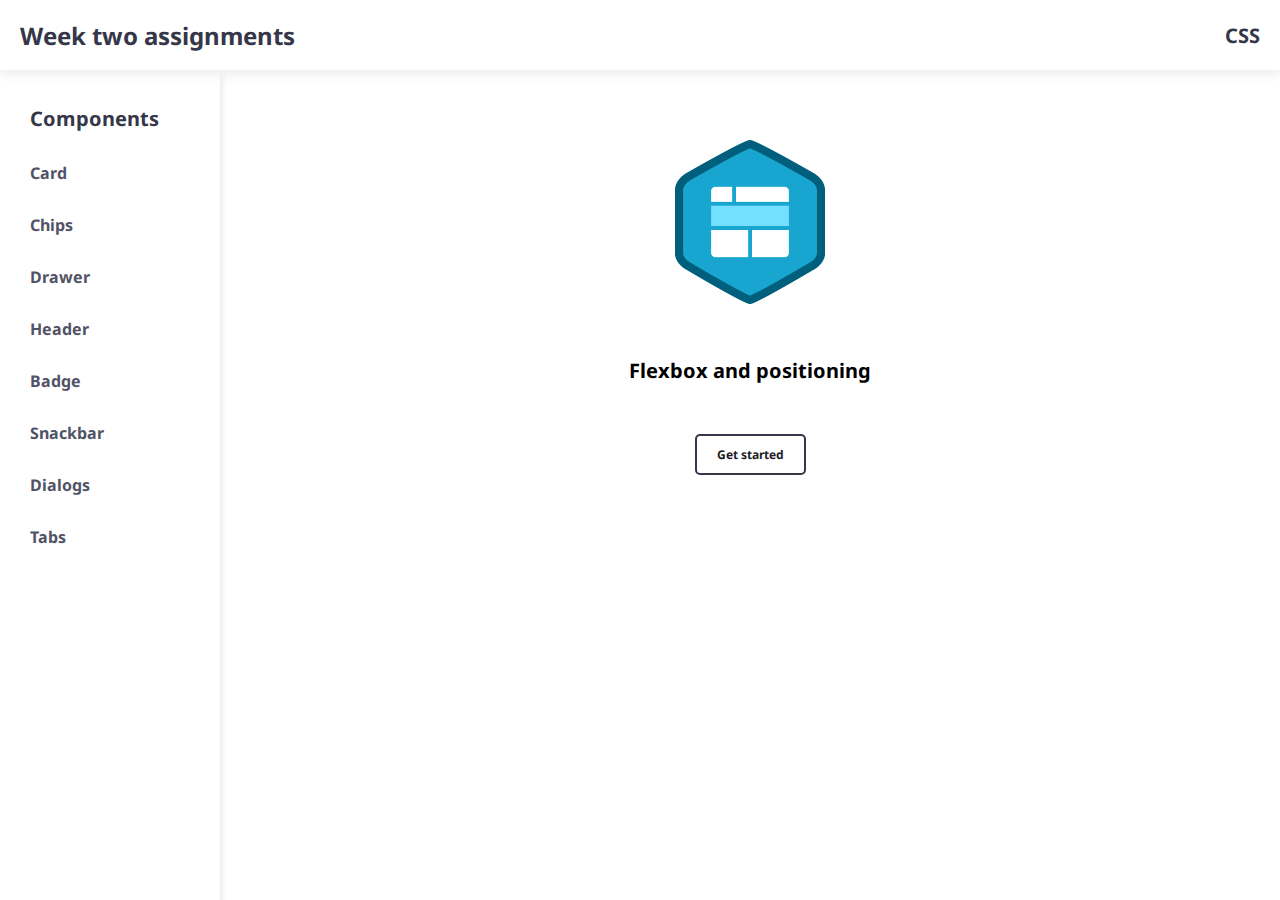
<file: index.html>
<!DOCTYPE html>
<html lang="en">
  <head>
    <meta charset="UTF-8" />
    <meta http-equiv="X-UA-Compatible" content="IE=edge" />
    <meta name="viewport" content="width=device-width, initial-scale=1.0" />
    <title>CSS assignments</title>
    <link rel="stylesheet" href="./global_style.css" />
  </head>
  <body>
    <div class="grid-wrapper">
      <header class="center-content-vertical">
        <a class="header-title"> Week two assignments</a>
        <p class="header-topic">CSS</p>
      </header>
      <aside>
        <nav>
          <ul>
            <li>
              <p class="sidebar-title">Components</p>
            </li>
            <li>
              <a href="components/card/card.html" rel="noopener noreferrer"
                >Card</a
              >
            </li>
            <li>
              <a href="components/chips/chips.html" rel="noopener noreferrer"
                >Chips</a
              >
            </li>
            <li>
              <a href="components/drawer/drawer.html" rel="noopener noreferrer"
                >Drawer</a
              >
            </li>
            <li>
              <a href="components/header/header.html" rel="noopener noreferrer"
                >Header</a
              >
            </li>
            <li>
              <a href="components/badge/badge.html" rel="noopener noreferrer"
                >Badge</a
              >
            </li>
            <li>
              <a
                href="components/snackbar/snackbar.html"
                rel="noopener noreferrer"
                >Snackbar</a
              >
            </li>
            <li>
              <a
                href="components/dialogs/dialogs.html"
                rel="noopener noreferrer"
                >Dialogs</a
              >
            </li>
            <li>
              <a href="components/tabs/tabs.html" rel="noopener noreferrer"
                >Tabs</a
              >
            </li>
          </ul>
        </nav>
      </aside>
      <main>
        <div class="img-wrapper">
          <img
            class="img-flexbox"
            src="./assets//flexbox_icon.png"
            alt="flex icon"
          />
        </div>
        <h1 class="topic-title">Flexbox and positioning</h1>
        <a
          class="btn-start"
          href="components/card/card.html"
          rel="noopener noreferrer"
          >Get started</a
        >
      </main>
    </div>
  </body>
</html>
</file>
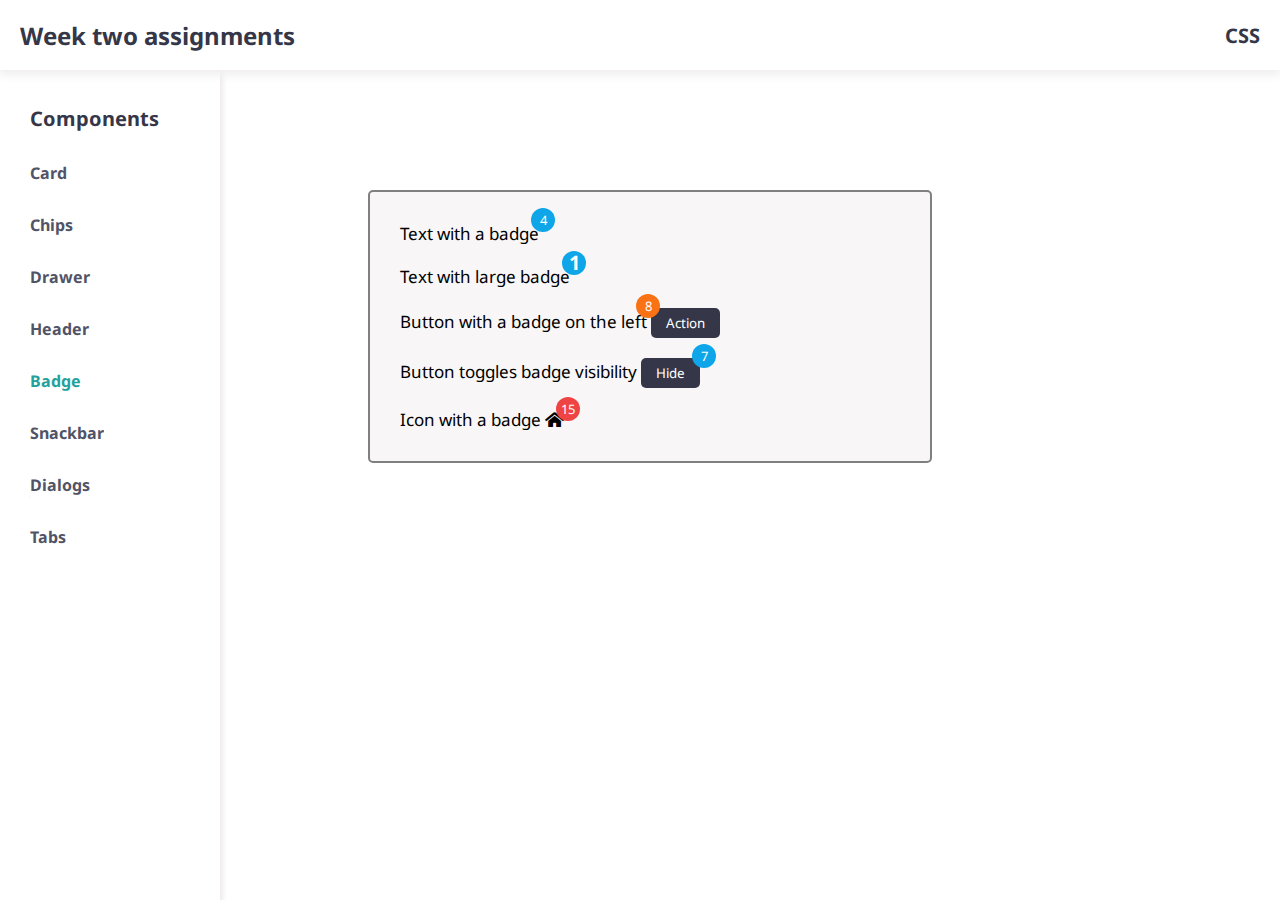
<file: components/badge/badge.html>
<!DOCTYPE html>
<html lang="en">
  <head>
    <meta charset="UTF-8" />
    <meta http-equiv="X-UA-Compatible" content="IE=edge" />
    <meta name="viewport" content="width=device-width, initial-scale=1.0" />
    <title>CSS assignments</title>
    <link rel="stylesheet" href="../../global_style.css" />
    <link rel="stylesheet" href="style.css" />
    <link
      rel="stylesheet"
      href="https://cdnjs.cloudflare.com/ajax/libs/font-awesome/5.15.4/css/all.min.css"
      integrity="sha512-1ycn6IcaQQ40/MKBW2W4Rhis/DbILU74C1vSrLJxCq57o941Ym01SwNsOMqvEBFlcgUa6xLiPY/NS5R+E6ztJQ=="
      crossorigin="anonymous"
      referrerpolicy="no-referrer"
    />
  </head>
  <body>
    <div class="grid-wrapper">
      <header class="center-content-vertical">
        <a class="header-title" href="../../index.html">
          Week two assignments</a
        >
        <p class="header-topic">CSS</p>
      </header>
      <aside>
        <nav>
          <ul>
            <li>
              <p class="sidebar-title">Components</p>
            </li>
            <li>
              <a href="../card/card.html" rel="noopener noreferrer">Card</a>
            </li>
            <li>
              <a href="../chips/chips.html" rel="noopener noreferrer">Chips</a>
            </li>
            <li>
              <a href="../drawer/drawer.html" rel="noopener noreferrer"
                >Drawer</a
              >
            </li>
            <li>
              <a href="../header/header.html" rel="noopener noreferrer"
                >Header</a
              >
            </li>
            <li>
              <a class="active-link">Badge</a>
            </li>
            <li>
              <a href="../snackbar/snackbar.html" rel="noopener noreferrer"
                >Snackbar</a
              >
            </li>
            <li>
              <a href="../dialogs/dialogs.html" rel="noopener noreferrer"
                >Dialogs</a
              >
            </li>
            <li>
              <a href="../tabs/tabs.html" rel="noopener noreferrer">Tabs</a>
            </li>
          </ul>
        </nav>
      </aside>
      <main>
        <div class="container">
          <p class="badge-container plain-text">
            Text with a badge
            <span class="badge">4</span>
          </p>
          <p class="badge-container plain-text mg-top-2x">
            Text with large badge
            <span class="badge bd-lg">1</span>
          </p>
          <p class="plain-text mg-top-2x">
            Button with a badge on the left
            <button class="badge-container btn-sm">
              Action
              <span class="badge bd-left bd-warning">8</span>
            </button>
          </p>
          <p class="plain-text mg-top-2x">
            Button toggles badge visibility
            <button id="btn-hide" class="badge-container btn-sm">
              Hide
              <span id="badge-icon" class="badge bd-sm">7</span>
            </button>
          </p>
          <p class="plain-text mg-top-2x">
            Icon with a badge
            <i class="badge-container fas fa-home">
              <span class="badge bd-sm bd-danger">15</span>
            </i>
          </p>
        </div>
      </main>
    </div>
    <script src="badge.js"></script>
  </body>
</html>
</file>
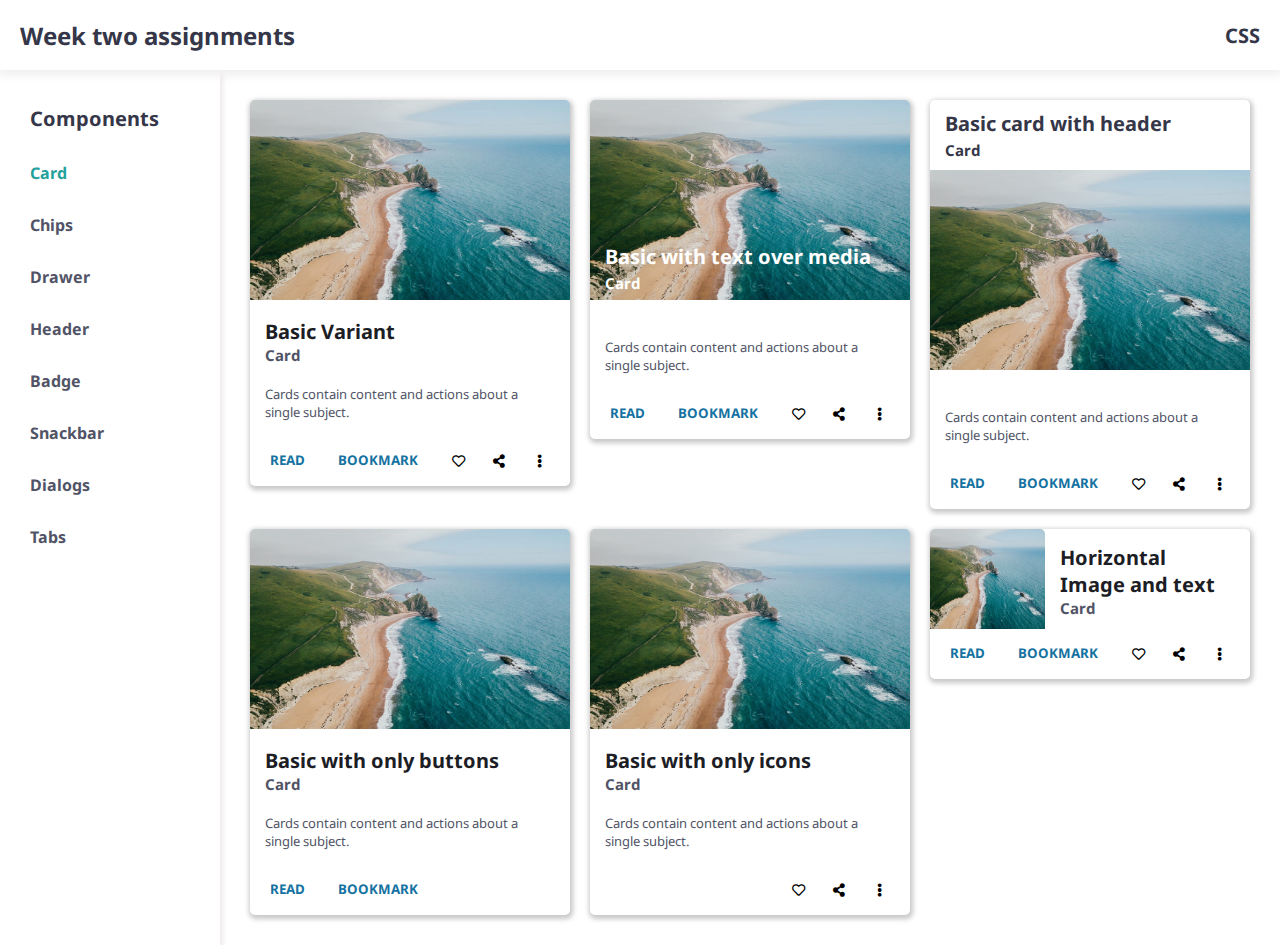
<file: components/card/card.html>
<!DOCTYPE html>
<html lang="en">
  <head>
    <meta charset="UTF-8" />
    <meta http-equiv="X-UA-Compatible" content="IE=edge" />
    <meta name="viewport" content="width=device-width, initial-scale=1.0" />
    <title>CSS assignments</title>
    <link rel="stylesheet" href="../../global_style.css" />
    <link rel="stylesheet" href="style.css" />
    <link
      rel="stylesheet"
      href="https://cdnjs.cloudflare.com/ajax/libs/font-awesome/5.15.4/css/all.min.css"
      integrity="sha512-1ycn6IcaQQ40/MKBW2W4Rhis/DbILU74C1vSrLJxCq57o941Ym01SwNsOMqvEBFlcgUa6xLiPY/NS5R+E6ztJQ=="
      crossorigin="anonymous"
      referrerpolicy="no-referrer"
    />
  </head>
  <body>
    <div class="grid-wrapper">
      <header class="center-content-vertical">
        <a class="header-title" href="../../index.html">
          Week two assignments</a
        >
        <p class="header-topic">CSS</p>
      </header>
      <aside>
        <nav>
          <ul>
            <li>
              <p class="sidebar-title">Components</p>
            </li>
            <li>
              <a class="active-link">Card</a>
            </li>
            <li>
              <a href="../chips/chips.html" rel="noopener noreferrer">Chips</a>
            </li>
            <li>
              <a href="../drawer/drawer.html" rel="noopener noreferrer"
                >Drawer</a
              >
            </li>
            <li>
              <a href="../header/header.html" rel="noopener noreferrer"
                >Header</a
              >
            </li>
            <li>
              <a href="../badge/badge.html" rel="noopener noreferrer">Badge</a>
            </li>
            <li>
              <a href="../snackbar/snackbar.html" rel="noopener noreferrer"
                >Snackbar</a
              >
            </li>
            <li>
              <a href="../dialogs/dialogs.html" rel="noopener noreferrer"
                >Dialogs</a
              >
            </li>
            <li>
              <a href="../tabs/tabs.html" rel="noopener noreferrer">Tabs</a>
            </li>
          </ul>
        </nav>
      </aside>
      <main>
        <div class="card-wrapper">
          <!-- Basic Card -->
          <div class="card">
            <div class="card-img">
              <img src="../../assets/beach.jpg" alt="card image" />
            </div>
            <div class="card-content">
              <p class="card-title base-text-style">Basic Variant</p>
              <p class="card-sub-title base-text-style">Card</p>
              <p class="card-description">
                Cards contain content and actions about a single subject.
              </p>
            </div>
            <div class="card-btn-container">
              <div class="btn-primary-container">
                <button class="hover-effect card-btn-primary base-text-style">
                  READ
                </button>
                <button
                  class="hover-effect card-btn-primary base-text-style mg-left-2"
                >
                  BOOKMARK
                </button>
              </div>
              <div class="btn-secondary-container mg-left-2">
                <span class="hover-effect card-btn-secondary center-content">
                  <i class="far fa-heart fa-lg"></i>
                </span>
                <span class="hover-effect card-btn-secondary center-content">
                  <i class="fas fa-share-alt fa-lg"></i>
                </span>
                <span class="hover-effect card-btn-secondary center-content">
                  <i class="fas fa-ellipsis-v fa-lg"></i>
                </span>
              </div>
            </div>
          </div>

          <!-- Basic w/ Text over Media -->

          <div class="card">
            <div class="card-img">
              <img src="../../assets/beach.jpg" alt="card image" />
            </div>
            <div class="card-content">
              <p class="card-title base-text-style title-over-img">
                Basic with text over media
              </p>
              <p class="card-sub-title base-text-style sub-title-over-img">
                Card
              </p>
              <p class="card-description">
                Cards contain content and actions about a single subject.
              </p>
            </div>
            <div class="card-btn-container">
              <div class="btn-primary-container">
                <button class="hover-effect card-btn-primary base-text-style">
                  READ
                </button>
                <button
                  class="hover-effect card-btn-primary base-text-style mg-left-2"
                >
                  BOOKMARK
                </button>
              </div>
              <div class="btn-secondary-container mg-left-2">
                <span class="hover-effect card-btn-secondary center-content">
                  <i class="far fa-heart fa-lg"></i>
                </span>
                <span class="hover-effect card-btn-secondary center-content">
                  <i class="fas fa-share-alt fa-lg"></i>
                </span>
                <span class="hover-effect card-btn-secondary center-content">
                  <i class="fas fa-ellipsis-v fa-lg"></i>
                </span>
              </div>
            </div>
          </div>

          <!-- Basic Card w header -->

          <div class="card card-w-header">
            <div class="mg-top-7x">
              <img
                class="no-border-radius"
                src="../../assets/beach.jpg"
                alt="card image"
              />
            </div>
            <div class="card-content-header">
              <p class="card-title base-text-style title-header">
                Basic card with header
              </p>
              <p class="card-sub-title base-text-style sub-title-header">
                Card
              </p>
              <p class="card-description">
                Cards contain content and actions about a single subject.
              </p>
            </div>
            <div class="card-btn-container">
              <div class="btn-primary-container">
                <button class="hover-effect card-btn-primary base-text-style">
                  READ
                </button>
                <button
                  class="hover-effect card-btn-primary base-text-style mg-left-2"
                >
                  BOOKMARK
                </button>
              </div>
              <div class="btn-secondary-container mg-left-2">
                <span class="hover-effect card-btn-secondary center-content">
                  <i class="far fa-heart fa-lg"></i>
                </span>
                <span class="hover-effect card-btn-secondary center-content">
                  <i class="fas fa-share-alt fa-lg"></i>
                </span>
                <span class="hover-effect card-btn-secondary center-content">
                  <i class="fas fa-ellipsis-v fa-lg"></i>
                </span>
              </div>
            </div>
          </div>

          <!-- Basic w/ only buttons -->
          <div class="card">
            <div class="card-img">
              <img src="../../assets/beach.jpg" alt="card image" />
            </div>
            <div class="card-content">
              <p class="card-title base-text-style">Basic with only buttons</p>
              <p class="card-sub-title base-text-style">Card</p>
              <p class="card-description">
                Cards contain content and actions about a single subject.
              </p>
            </div>
            <div class="card-btn-container">
              <div class="btn-primary-container">
                <button class="hover-effect card-btn-primary base-text-style">
                  READ
                </button>
                <button
                  class="hover-effect card-btn-primary base-text-style mg-left-2"
                >
                  BOOKMARK
                </button>
              </div>
              <div class="btn-secondary-container mg-left-2 hide-content">
                <span class="hover-effect card-btn-secondary center-content">
                  <i class="far fa-heart fa-lg"></i>
                </span>
                <span class="hover-effect card-btn-secondary center-content">
                  <i class="fas fa-share-alt fa-lg"></i>
                </span>
                <span class="hover-effect card-btn-secondary center-content">
                  <i class="fas fa-ellipsis-v fa-lg"></i>
                </span>
              </div>
            </div>
          </div>

          <!-- Basic w/ only icons -->
          <div class="card">
            <div class="card-img">
              <img src="../../assets/beach.jpg" alt="card image" />
            </div>
            <div class="card-content">
              <p class="card-title base-text-style">Basic with only icons</p>
              <p class="card-sub-title base-text-style">Card</p>
              <p class="card-description">
                Cards contain content and actions about a single subject.
              </p>
            </div>
            <div class="card-btn-container">
              <div class="btn-primary-container hide-content">
                <button class="hover-effect card-btn-primary base-text-style">
                  READ
                </button>
                <button
                  class="hover-effect card-btn-primary base-text-style mg-left-2"
                >
                  BOOKMARK
                </button>
              </div>
              <div class="btn-secondary-container mg-left-2">
                <span class="hover-effect card-btn-secondary center-content">
                  <i class="far fa-heart fa-lg"></i>
                </span>
                <span class="hover-effect card-btn-secondary center-content">
                  <i class="fas fa-share-alt fa-lg"></i>
                </span>
                <span class="hover-effect card-btn-secondary center-content">
                  <i class="fas fa-ellipsis-v fa-lg"></i>
                </span>
              </div>
            </div>
          </div>

          <!-- Horizontal Image and text card -->

          <div class="card card-hz">
            <div>
              <img
                class="card-img-hz"
                src="../../assets/beach.jpg"
                alt="card image"
              />
            </div>
            <div class="card-content card-content-hz">
              <p class="card-title base-text-style">
                Horizontal Image and text
              </p>
              <p class="card-sub-title base-text-style">Card</p>
              <p class="card-description hide-container">
                Cards contain content and actions about a single subject.
              </p>
            </div>
            <div class="card-btn-container card-btn-container-hz">
              <div class="btn-primary-container">
                <button class="hover-effect card-btn-primary base-text-style">
                  READ
                </button>
                <button
                  class="hover-effect card-btn-primary base-text-style mg-left-2"
                >
                  BOOKMARK
                </button>
              </div>
              <div class="btn-secondary-container mg-left-2">
                <span class="hover-effect card-btn-secondary center-content">
                  <i class="far fa-heart fa-lg"></i>
                </span>
                <span class="hover-effect card-btn-secondary center-content">
                  <i class="fas fa-share-alt fa-lg"></i>
                </span>
                <span class="hover-effect card-btn-secondary center-content">
                  <i class="fas fa-ellipsis-v fa-lg"></i>
                </span>
              </div>
            </div>
          </div>
        </div>
      </main>
    </div>
  </body>
</html>
</file>
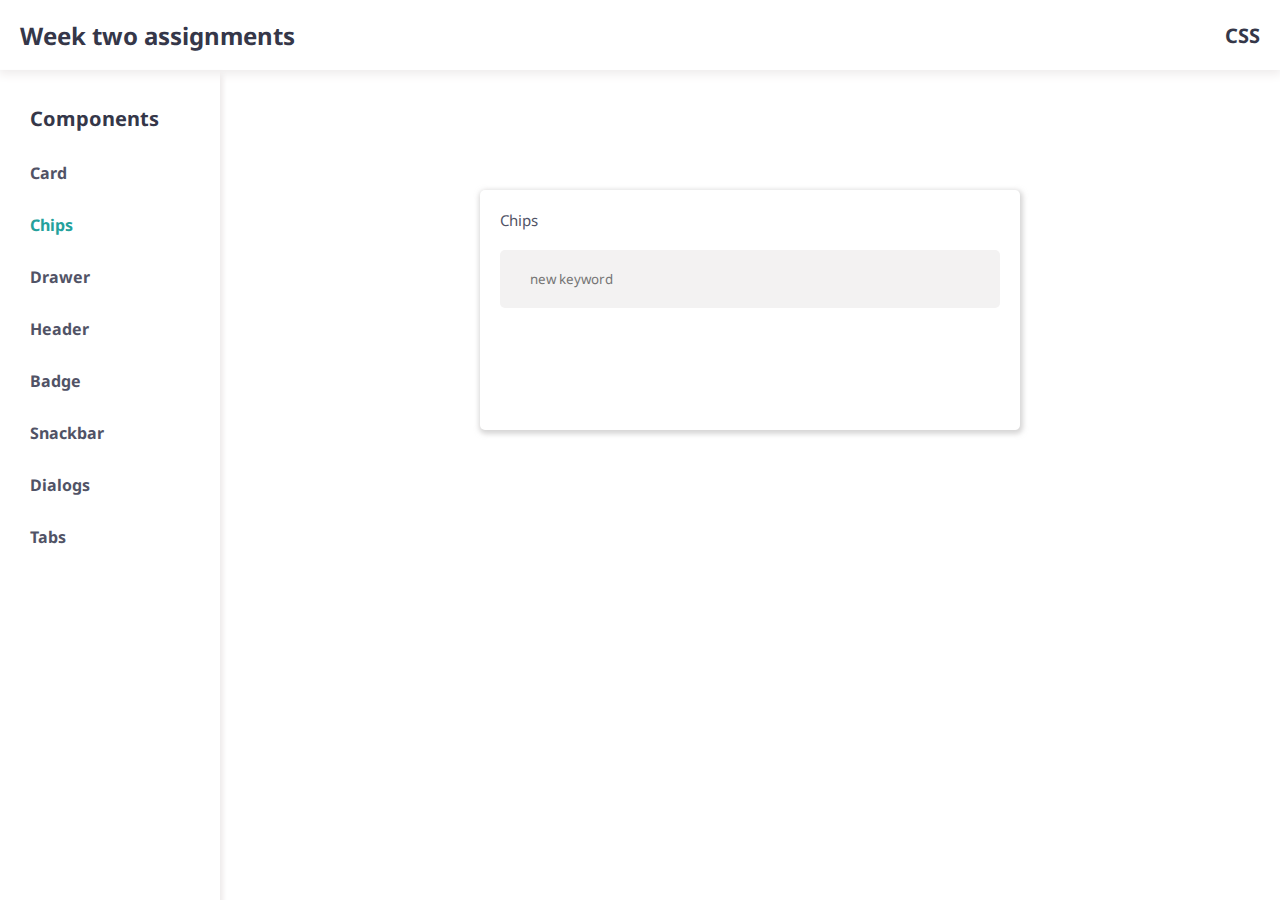
<file: components/chips/chips.html>
<!DOCTYPE html>
<html lang="en">
  <head>
    <meta charset="UTF-8" />
    <meta http-equiv="X-UA-Compatible" content="IE=edge" />
    <meta name="viewport" content="width=device-width, initial-scale=1.0" />
    <title>CSS assignments</title>
    <link rel="stylesheet" href="../../global_style.css" />
    <link rel="stylesheet" href="style.css" />
    <link
      rel="stylesheet"
      href="https://cdnjs.cloudflare.com/ajax/libs/font-awesome/5.15.4/css/all.min.css"
      integrity="sha512-1ycn6IcaQQ40/MKBW2W4Rhis/DbILU74C1vSrLJxCq57o941Ym01SwNsOMqvEBFlcgUa6xLiPY/NS5R+E6ztJQ=="
      crossorigin="anonymous"
      referrerpolicy="no-referrer"
    />
  </head>
  <body>
    <div class="grid-wrapper">
      <header class="center-content-vertical">
        <a class="header-title" href="../../index.html">
          Week two assignments</a
        >
        <p class="header-topic">CSS</p>
      </header>
      <aside>
        <nav>
          <ul>
            <li>
              <p class="sidebar-title">Components</p>
            </li>
            <li>
              <a href="../card/card.html" rel="noopener noreferrer">Card</a>
            </li>
            <li>
              <a class="active-link">Chips</a>
            </li>
            <li>
              <a href="../drawer/drawer.html" rel="noopener noreferrer"
                >Drawer</a
              >
            </li>
            <li>
              <a href="../header/header.html" rel="noopener noreferrer"
                >Header</a
              >
            </li>
            <li>
              <a href="../badge/badge.html" rel="noopener noreferrer">Badge</a>
            </li>
            <li>
              <a href="../snackbar/snackbar.html" rel="noopener noreferrer"
                >Snackbar</a
              >
            </li>
            <li>
              <a href="../dialogs/dialogs.html" rel="noopener noreferrer"
                >Dialogs</a
              >
            </li>
            <li>
              <a href="../tabs/tabs.html" rel="noopener noreferrer">Tabs</a>
            </li>
          </ul>
        </nav>
      </aside>
      <main>
        <div class="chips-container shadow">
          <p class="chips-title">Chips</p>
          <div id="chips-box" class="chips-wrapper">
            <input id="input-txt" type="text" placeholder="new keyword" />
          </div>
        </div>
      </main>
    </div>
    <script src="chips.js"></script>
  </body>
</html>
</file>
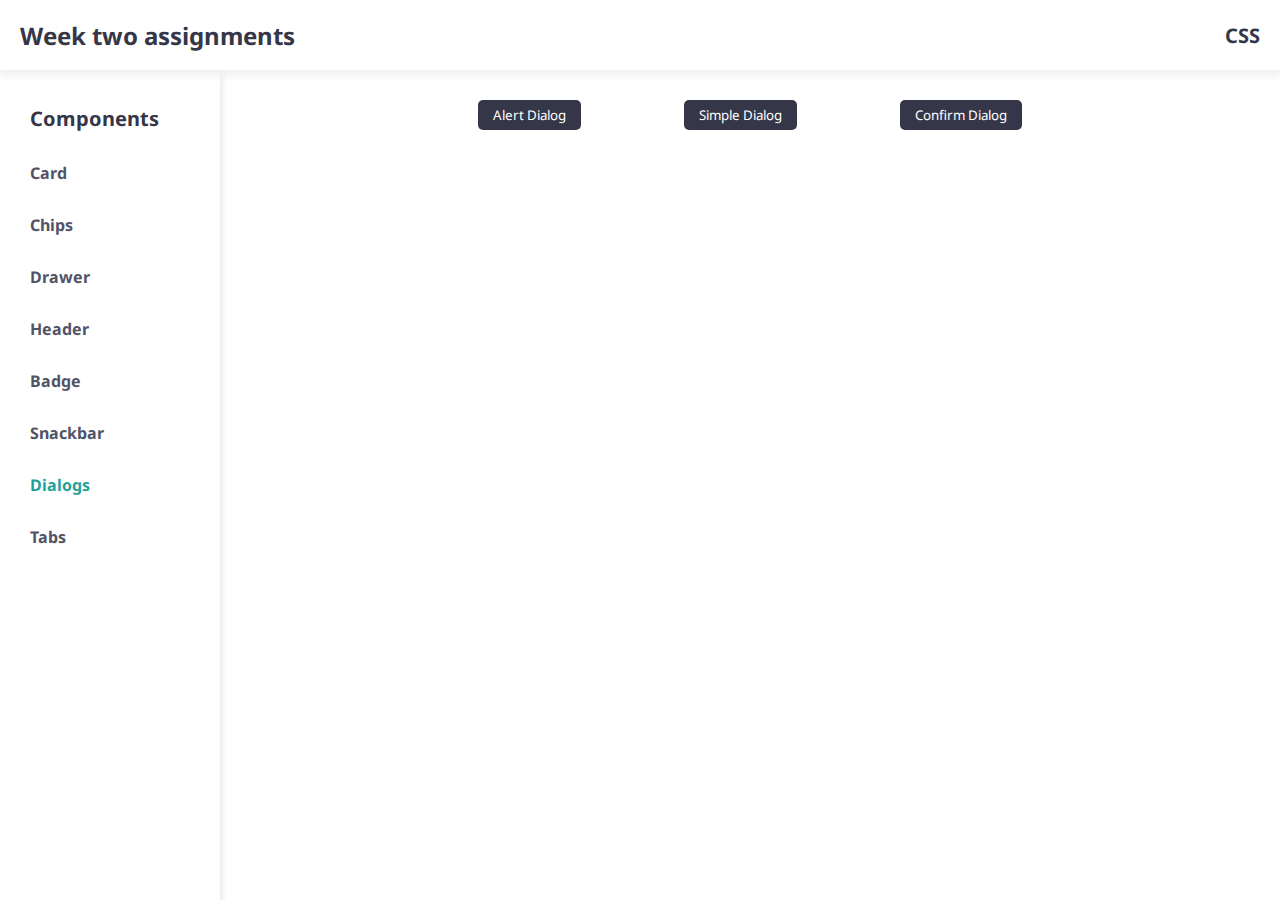
<file: components/dialogs/dialogs.html>
<!DOCTYPE html>
<html lang="en">
  <head>
    <meta charset="UTF-8" />
    <meta http-equiv="X-UA-Compatible" content="IE=edge" />
    <meta name="viewport" content="width=device-width, initial-scale=1.0" />
    <title>CSS assignments</title>
    <link rel="stylesheet" href="../../global_style.css" />
    <link rel="stylesheet" href="style.css" />
    <link
      rel="stylesheet"
      href="https://cdnjs.cloudflare.com/ajax/libs/font-awesome/5.15.4/css/all.min.css"
      integrity="sha512-1ycn6IcaQQ40/MKBW2W4Rhis/DbILU74C1vSrLJxCq57o941Ym01SwNsOMqvEBFlcgUa6xLiPY/NS5R+E6ztJQ=="
      crossorigin="anonymous"
      referrerpolicy="no-referrer"
    />
  </head>
  <body>
    <div class="grid-wrapper">
      <header class="center-content-vertical">
        <a class="header-title" href="../../index.html">
          Week two assignments</a
        >
        <p class="header-topic">CSS</p>
      </header>
      <aside>
        <nav>
          <ul>
            <li>
              <p class="sidebar-title">Components</p>
            </li>
            <li>
              <a href="../card/card.html" rel="noopener noreferrer">Card</a>
            </li>
            <li>
              <a href="../chips/chips.html" rel="noopener noreferrer">Chips</a>
            </li>
            <li>
              <a href="../drawer/drawer.html" rel="noopener noreferrer"
                >Drawer</a
              >
            </li>
            <li>
              <a href="../header/header.html" rel="noopener noreferrer"
                >Header</a
              >
            </li>
            <li>
              <a href="../badge/badge.html" rel="noopener noreferrer">Badge</a>
            </li>
            <li>
              <a href="../snackbar/snackbar.html" rel="noopener noreferrer"
                >Snackbar</a
              >
            </li>
            <li>
              <a class="active-link">Dialogs</a>
            </li>
            <li>
              <a href="../tabs/tabs.html" rel="noopener noreferrer">Tabs</a>
            </li>
          </ul>
        </nav>
      </aside>
      <main>
        <div class="demo-btn-container">
          <button id="btn-alert" class="btn-sm">Alert Dialog</button>
          <button id="btn-simple" class="btn-sm">Simple Dialog</button>
          <button id="btn-confirm" class="btn-sm">Confirm Dialog</button>
        </div>

        <!--Alert Dialog-->
        <div id="dialog-backdrop" class="dialog-container hide-dialog">
          <div class="dialog">
            <p class="dialog-msg">Discard draft?</p>
            <div class="dialog-btn-container">
              <button class="dialog-btn">CANCEL</button>
              <button class="dialog-btn">DISCARD</button>
            </div>
          </div>
        </div>

        <!--Simple Dialog-->
        <div id="dialog-backdrop-simple" class="dialog-container hide-dialog">
          <div class="dialog pd-left-3x wd-md">
            <p class="dialog-msg font-bd">Simple dialog</p>
            <div class="list-item">
              <span class="icon-container">
                <i class="fas fa-user fa-2x"></i>
              </span>
              <p class="list-item-title">User one</p>
            </div>
            <div class="list-item">
              <span class="icon-container">
                <i class="fas fa-user fa-2x"></i>
              </span>
              <p class="list-item-title">User one</p>
            </div>
            <div class="list-item">
              <span class="icon-container">
                <i class="fas fa-user fa-2x"></i>
              </span>
              <p class="list-item-title">User one</p>
            </div>
          </div>
        </div>

        <!--Confirm Dialog-->
        <div id="dialog-backdrop-confirm" class="dialog-container hide-dialog">
          <div class="dialog pd-left-3x wd-md">
            <p class="dialog-msg font-bd">Confirm dialog</p>
            <div class="list-item">
              <input type="radio" class="radio-btn" />
              <p class="list-item-title">User one</p>
            </div>
            <div class="list-item">
              <input type="radio" class="radio-btn" />
              <p class="list-item-title">User one</p>
            </div>
            <div class="list-item">
              <input type="radio" class="radio-btn" />
              <p class="list-item-title">User one</p>
            </div>
            <div class="dialog-btn-container mg-top-2x">
              <button class="dialog-btn">CANCEL</button>
              <button class="dialog-btn">DISCARD</button>
            </div>
          </div>
        </div>
      </main>
    </div>
    <script src="dialogs.js"></script>
  </body>
</html>
</file>
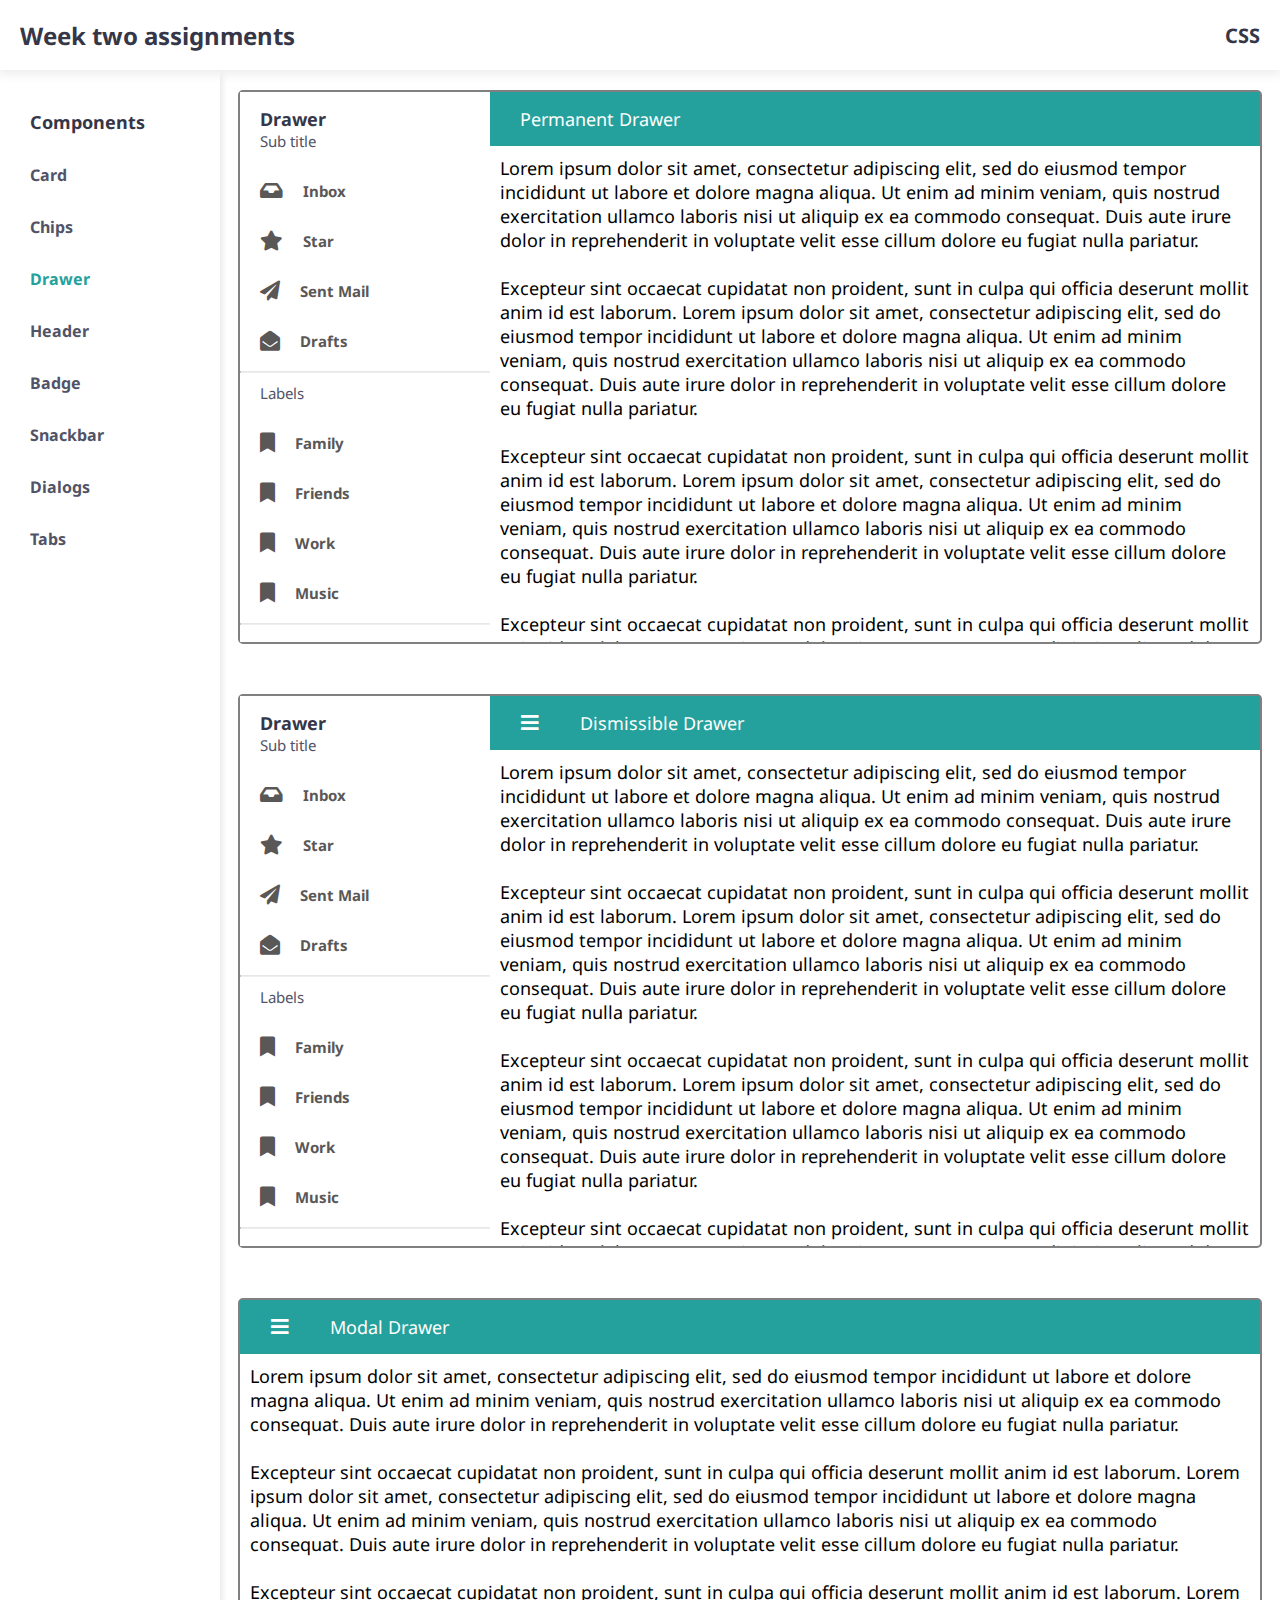
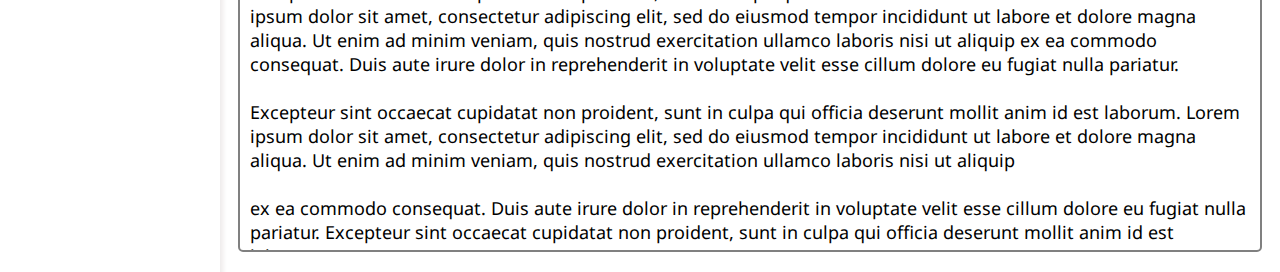
<file: components/drawer/drawer.html>
<!DOCTYPE html>
<html lang="en">
  <head>
    <meta charset="UTF-8" />
    <meta http-equiv="X-UA-Compatible" content="IE=edge" />
    <meta name="viewport" content="width=device-width, initial-scale=1.0" />
    <title>CSS assignments</title>
    <link rel="stylesheet" href="../../global_style.css" />
    <link rel="stylesheet" href="style.css" />
    <link
      rel="stylesheet"
      href="https://cdnjs.cloudflare.com/ajax/libs/font-awesome/5.15.4/css/all.min.css"
      integrity="sha512-1ycn6IcaQQ40/MKBW2W4Rhis/DbILU74C1vSrLJxCq57o941Ym01SwNsOMqvEBFlcgUa6xLiPY/NS5R+E6ztJQ=="
      crossorigin="anonymous"
      referrerpolicy="no-referrer"
    />
  </head>
  <body>
    <div class="grid-wrapper">
      <header class="center-content-vertical">
        <a class="header-title" href="../../index.html">
          Week two assignments</a
        >
        <p class="header-topic">CSS</p>
      </header>
      <aside>
        <nav>
          <ul>
            <li>
              <p class="sidebar-title">Components</p>
            </li>
            <li>
              <a href="../card/card.html" rel="noopener noreferrer">Card</a>
            </li>
            <li>
              <a href="../chips/chips.html" rel="noopener noreferrer">Chips</a>
            </li>
            <li>
              <a class="active-link">Drawer</a>
            </li>
            <li>
              <a href="../header/header.html" rel="noopener noreferrer"
                >Header</a
              >
            </li>
            <li>
              <a href="../badge/badge.html" rel="noopener noreferrer">Badge</a>
            </li>
            <li>
              <a href="../snackbar/snackbar.html" rel="noopener noreferrer"
                >Snackbar</a
              >
            </li>
            <li>
              <a href="../dialogs/dialogs.html" rel="noopener noreferrer"
                >Dialogs</a
              >
            </li>
            <li>
              <a href="../tabs/tabs.html" rel="noopener noreferrer">Tabs</a>
            </li>
          </ul>
        </nav>
      </aside>
      <main>
        <!-- Permanent Drawer -->
        <div class="drawer-permanent">
          <aside class="sidebar">
            <header class="sidebar-header">
              <h1 class="sidebar-title">Drawer</h1>
              <p class="sidebar-sub-title">Sub title</p>
            </header>
            <div class="drawer-item-container">
              <div class="drawer-item">
                <i class="fas fa-inbox fa-2x dr-item-gray"></i>
                <p class="drawer-item-title dr-item-gray">Inbox</p>
              </div>
              <div class="drawer-item">
                <i class="fas fa-star fa-2x dr-item-gray"></i>
                <p class="drawer-item-title dr-item-gray">Star</p>
              </div>
              <div class="drawer-item">
                <i class="fas fa-paper-plane fa-2x dr-item-gray"></i>
                <p class="drawer-item-title dr-item-gray">Sent Mail</p>
              </div>
              <div class="drawer-item">
                <i class="fas fa-envelope-open fa-2x dr-item-gray"></i>
                <p class="drawer-item-title dr-item-gray">Drafts</p>
              </div>

              <hr class="solid-light" />

              <header class="sidebar-header">
                <p class="sidebar-sub-title">Labels</p>
              </header>
              <div class="drawer-item">
                <i class="fas fa-bookmark fa-2x dr-item-gray"></i>
                <p class="drawer-item-title dr-item-gray">Family</p>
              </div>
              <div class="drawer-item">
                <i class="fas fa-bookmark fa-2x dr-item-gray"></i>
                <p class="drawer-item-title dr-item-gray">Friends</p>
              </div>
              <div class="drawer-item">
                <i class="fas fa-bookmark fa-2x dr-item-gray"></i>
                <p class="drawer-item-title dr-item-gray">Work</p>
              </div>
              <div class="drawer-item">
                <i class="fas fa-bookmark fa-2x dr-item-gray"></i>
                <p class="drawer-item-title dr-item-gray">Music</p>
              </div>

              <hr class="solid-light" />

              <div class="drawer-item">
                <i class="fas fa-cog fa-2x dr-item-gray"></i>
                <p class="drawer-item-title dr-item-gray">Settings</p>
              </div>
              <div class="drawer-item">
                <i class="fas fa-question fa-2x dr-item-gray"></i>
                <p class="drawer-item-title dr-item-gray">Help & Feedback</p>
              </div>
            </div>
          </aside>
          <main class="main-content">
            <header class="content-header">
              <h1 class="header-title-dr">Permanent Drawer</h1>
            </header>
            <p class="content">
              Lorem ipsum dolor sit amet, consectetur adipiscing elit, sed do
              eiusmod tempor incididunt ut labore et dolore magna aliqua. Ut
              enim ad minim veniam, quis nostrud exercitation ullamco laboris
              nisi ut aliquip ex ea commodo consequat. Duis aute irure dolor in
              reprehenderit in voluptate velit esse cillum dolore eu fugiat
              nulla pariatur.
              <br />
              <br />
              Excepteur sint occaecat cupidatat non proident, sunt in culpa qui
              officia deserunt mollit anim id est laborum. Lorem ipsum dolor sit
              amet, consectetur adipiscing elit, sed do eiusmod tempor
              incididunt ut labore et dolore magna aliqua. Ut enim ad minim
              veniam, quis nostrud exercitation ullamco laboris nisi ut aliquip
              ex ea commodo consequat. Duis aute irure dolor in reprehenderit in
              voluptate velit esse cillum dolore eu fugiat nulla pariatur.
              <br />
              <br />
              Excepteur sint occaecat cupidatat non proident, sunt in culpa qui
              officia deserunt mollit anim id est laborum. Lorem ipsum dolor sit
              amet, consectetur adipiscing elit, sed do eiusmod tempor
              incididunt ut labore et dolore magna aliqua. Ut enim ad minim
              veniam, quis nostrud exercitation ullamco laboris nisi ut aliquip
              ex ea commodo consequat. Duis aute irure dolor in reprehenderit in
              voluptate velit esse cillum dolore eu fugiat nulla pariatur.
              <br />
              <br />
              Excepteur sint occaecat cupidatat non proident, sunt in culpa qui
              officia deserunt mollit anim id est laborum. Lorem ipsum dolor sit
              amet, consectetur adipiscing elit, sed do eiusmod tempor
              incididunt ut labore et dolore magna aliqua. Ut enim ad minim
              veniam, quis nostrud exercitation ullamco laboris nisi ut aliquip
              <br />
              <br />
              ex ea commodo consequat. Duis aute irure dolor in reprehenderit in
              voluptate velit esse cillum dolore eu fugiat nulla pariatur.
              Excepteur sint occaecat cupidatat non proident, sunt in culpa qui
              officia deserunt mollit anim id est laborum.
            </p>
          </main>
        </div>

        <!-- Dismissible Drawer -->
        <div class="drawer-permanent mg-top-5x">
          <aside id="side-menu" class="sidebar">
            <header class="sidebar-header">
              <h1 class="sidebar-title">Drawer</h1>
              <p class="sidebar-sub-title">Sub title</p>
            </header>
            <div class="drawer-item-container">
              <div class="drawer-item">
                <i class="fas fa-inbox fa-2x dr-item-gray"></i>
                <p class="drawer-item-title dr-item-gray">Inbox</p>
              </div>
              <div class="drawer-item">
                <i class="fas fa-star fa-2x dr-item-gray"></i>
                <p class="drawer-item-title dr-item-gray">Star</p>
              </div>
              <div class="drawer-item">
                <i class="fas fa-paper-plane fa-2x dr-item-gray"></i>
                <p class="drawer-item-title dr-item-gray">Sent Mail</p>
              </div>
              <div class="drawer-item">
                <i class="fas fa-envelope-open fa-2x dr-item-gray"></i>
                <p class="drawer-item-title dr-item-gray">Drafts</p>
              </div>

              <hr class="solid-light" />

              <header class="sidebar-header">
                <p class="sidebar-sub-title">Labels</p>
              </header>
              <div class="drawer-item">
                <i class="fas fa-bookmark fa-2x dr-item-gray"></i>
                <p class="drawer-item-title dr-item-gray">Family</p>
              </div>
              <div class="drawer-item">
                <i class="fas fa-bookmark fa-2x dr-item-gray"></i>
                <p class="drawer-item-title dr-item-gray">Friends</p>
              </div>
              <div class="drawer-item">
                <i class="fas fa-bookmark fa-2x dr-item-gray"></i>
                <p class="drawer-item-title dr-item-gray">Work</p>
              </div>
              <div class="drawer-item">
                <i class="fas fa-bookmark fa-2x dr-item-gray"></i>
                <p class="drawer-item-title dr-item-gray">Music</p>
              </div>

              <hr class="solid-light" />

              <div class="drawer-item">
                <i class="fas fa-cog fa-2x dr-item-gray"></i>
                <p class="drawer-item-title dr-item-gray">Settings</p>
              </div>
              <div class="drawer-item">
                <i class="fas fa-question fa-2x dr-item-gray"></i>
                <p class="drawer-item-title dr-item-gray">Help & Feedback</p>
              </div>
            </div>
          </aside>
          <main class="main-content">
            <header class="content-header">
              <div id="btn-menu" class="menu-icon-container">
                <i class="fas fa-bars fa-2x dr-item-white"></i>
              </div>
              <h1 class="header-title-dr">Dismissible Drawer</h1>
            </header>
            <p class="content">
              Lorem ipsum dolor sit amet, consectetur adipiscing elit, sed do
              eiusmod tempor incididunt ut labore et dolore magna aliqua. Ut
              enim ad minim veniam, quis nostrud exercitation ullamco laboris
              nisi ut aliquip ex ea commodo consequat. Duis aute irure dolor in
              reprehenderit in voluptate velit esse cillum dolore eu fugiat
              nulla pariatur.
              <br />
              <br />
              Excepteur sint occaecat cupidatat non proident, sunt in culpa qui
              officia deserunt mollit anim id est laborum. Lorem ipsum dolor sit
              amet, consectetur adipiscing elit, sed do eiusmod tempor
              incididunt ut labore et dolore magna aliqua. Ut enim ad minim
              veniam, quis nostrud exercitation ullamco laboris nisi ut aliquip
              ex ea commodo consequat. Duis aute irure dolor in reprehenderit in
              voluptate velit esse cillum dolore eu fugiat nulla pariatur.
              <br />
              <br />
              Excepteur sint occaecat cupidatat non proident, sunt in culpa qui
              officia deserunt mollit anim id est laborum. Lorem ipsum dolor sit
              amet, consectetur adipiscing elit, sed do eiusmod tempor
              incididunt ut labore et dolore magna aliqua. Ut enim ad minim
              veniam, quis nostrud exercitation ullamco laboris nisi ut aliquip
              ex ea commodo consequat. Duis aute irure dolor in reprehenderit in
              voluptate velit esse cillum dolore eu fugiat nulla pariatur.
              <br />
              <br />
              Excepteur sint occaecat cupidatat non proident, sunt in culpa qui
              officia deserunt mollit anim id est laborum. Lorem ipsum dolor sit
              amet, consectetur adipiscing elit, sed do eiusmod tempor
              incididunt ut labore et dolore magna aliqua. Ut enim ad minim
              veniam, quis nostrud exercitation ullamco laboris nisi ut aliquip
              <br />
              <br />
              ex ea commodo consequat. Duis aute irure dolor in reprehenderit in
              voluptate velit esse cillum dolore eu fugiat nulla pariatur.
              Excepteur sint occaecat cupidatat non proident, sunt in culpa qui
              officia deserunt mollit anim id est laborum.
            </p>
          </main>
        </div>

        <!-- Modal Drawer -->
        <div class="drawer-permanent mg-top-5x">
          <div id="modal-shadow" class="modal-menu">
            <aside id="side-menu" class="sidebar modal-sidebar">
              <header class="sidebar-header">
                <h1 class="sidebar-title">Drawer</h1>
                <p class="sidebar-sub-title">Sub title</p>
              </header>
              <div class="drawer-item-container">
                <div class="drawer-item">
                  <i class="fas fa-inbox fa-2x dr-item-gray"></i>
                  <p class="drawer-item-title dr-item-gray">Inbox</p>
                </div>
                <div class="drawer-item">
                  <i class="fas fa-star fa-2x dr-item-gray"></i>
                  <p class="drawer-item-title dr-item-gray">Star</p>
                </div>
                <div class="drawer-item">
                  <i class="fas fa-paper-plane fa-2x dr-item-gray"></i>
                  <p class="drawer-item-title dr-item-gray">Sent Mail</p>
                </div>
                <div class="drawer-item">
                  <i class="fas fa-envelope-open fa-2x dr-item-gray"></i>
                  <p class="drawer-item-title dr-item-gray">Drafts</p>
                </div>

                <hr class="solid-light" />

                <header class="sidebar-header">
                  <p class="sidebar-sub-title">Labels</p>
                </header>
                <div class="drawer-item">
                  <i class="fas fa-bookmark fa-2x dr-item-gray"></i>
                  <p class="drawer-item-title dr-item-gray">Family</p>
                </div>
                <div class="drawer-item">
                  <i class="fas fa-bookmark fa-2x dr-item-gray"></i>
                  <p class="drawer-item-title dr-item-gray">Friends</p>
                </div>
                <div class="drawer-item">
                  <i class="fas fa-bookmark fa-2x dr-item-gray"></i>
                  <p class="drawer-item-title dr-item-gray">Work</p>
                </div>
                <div class="drawer-item">
                  <i class="fas fa-bookmark fa-2x dr-item-gray"></i>
                  <p class="drawer-item-title dr-item-gray">Music</p>
                </div>

                <hr class="solid-light" />

                <div class="drawer-item">
                  <i class="fas fa-cog fa-2x dr-item-gray"></i>
                  <p class="drawer-item-title dr-item-gray">Settings</p>
                </div>
                <div class="drawer-item">
                  <i class="fas fa-question fa-2x dr-item-gray"></i>
                  <p class="drawer-item-title dr-item-gray">Help & Feedback</p>
                </div>
              </div>
            </aside>
          </div>
          <main class="main-content">
            <header class="content-header">
              <div id="btn-modal-menu" class="menu-icon-container">
                <i class="fas fa-bars fa-2x dr-item-white"></i>
              </div>
              <h1 class="header-title-dr">Modal Drawer</h1>
            </header>
            <p class="content">
              Lorem ipsum dolor sit amet, consectetur adipiscing elit, sed do
              eiusmod tempor incididunt ut labore et dolore magna aliqua. Ut
              enim ad minim veniam, quis nostrud exercitation ullamco laboris
              nisi ut aliquip ex ea commodo consequat. Duis aute irure dolor in
              reprehenderit in voluptate velit esse cillum dolore eu fugiat
              nulla pariatur.
              <br />
              <br />
              Excepteur sint occaecat cupidatat non proident, sunt in culpa qui
              officia deserunt mollit anim id est laborum. Lorem ipsum dolor sit
              amet, consectetur adipiscing elit, sed do eiusmod tempor
              incididunt ut labore et dolore magna aliqua. Ut enim ad minim
              veniam, quis nostrud exercitation ullamco laboris nisi ut aliquip
              ex ea commodo consequat. Duis aute irure dolor in reprehenderit in
              voluptate velit esse cillum dolore eu fugiat nulla pariatur.
              <br />
              <br />
              Excepteur sint occaecat cupidatat non proident, sunt in culpa qui
              officia deserunt mollit anim id est laborum. Lorem ipsum dolor sit
              amet, consectetur adipiscing elit, sed do eiusmod tempor
              incididunt ut labore et dolore magna aliqua. Ut enim ad minim
              veniam, quis nostrud exercitation ullamco laboris nisi ut aliquip
              ex ea commodo consequat. Duis aute irure dolor in reprehenderit in
              voluptate velit esse cillum dolore eu fugiat nulla pariatur.
              <br />
              <br />
              Excepteur sint occaecat cupidatat non proident, sunt in culpa qui
              officia deserunt mollit anim id est laborum. Lorem ipsum dolor sit
              amet, consectetur adipiscing elit, sed do eiusmod tempor
              incididunt ut labore et dolore magna aliqua. Ut enim ad minim
              veniam, quis nostrud exercitation ullamco laboris nisi ut aliquip
              <br />
              <br />
              ex ea commodo consequat. Duis aute irure dolor in reprehenderit in
              voluptate velit esse cillum dolore eu fugiat nulla pariatur.
              Excepteur sint occaecat cupidatat non proident, sunt in culpa qui
              officia deserunt mollit anim id est laborum.
            </p>
          </main>
        </div>
      </main>
    </div>
    <script src="drawer.js"></script>
  </body>
</html>
</file>
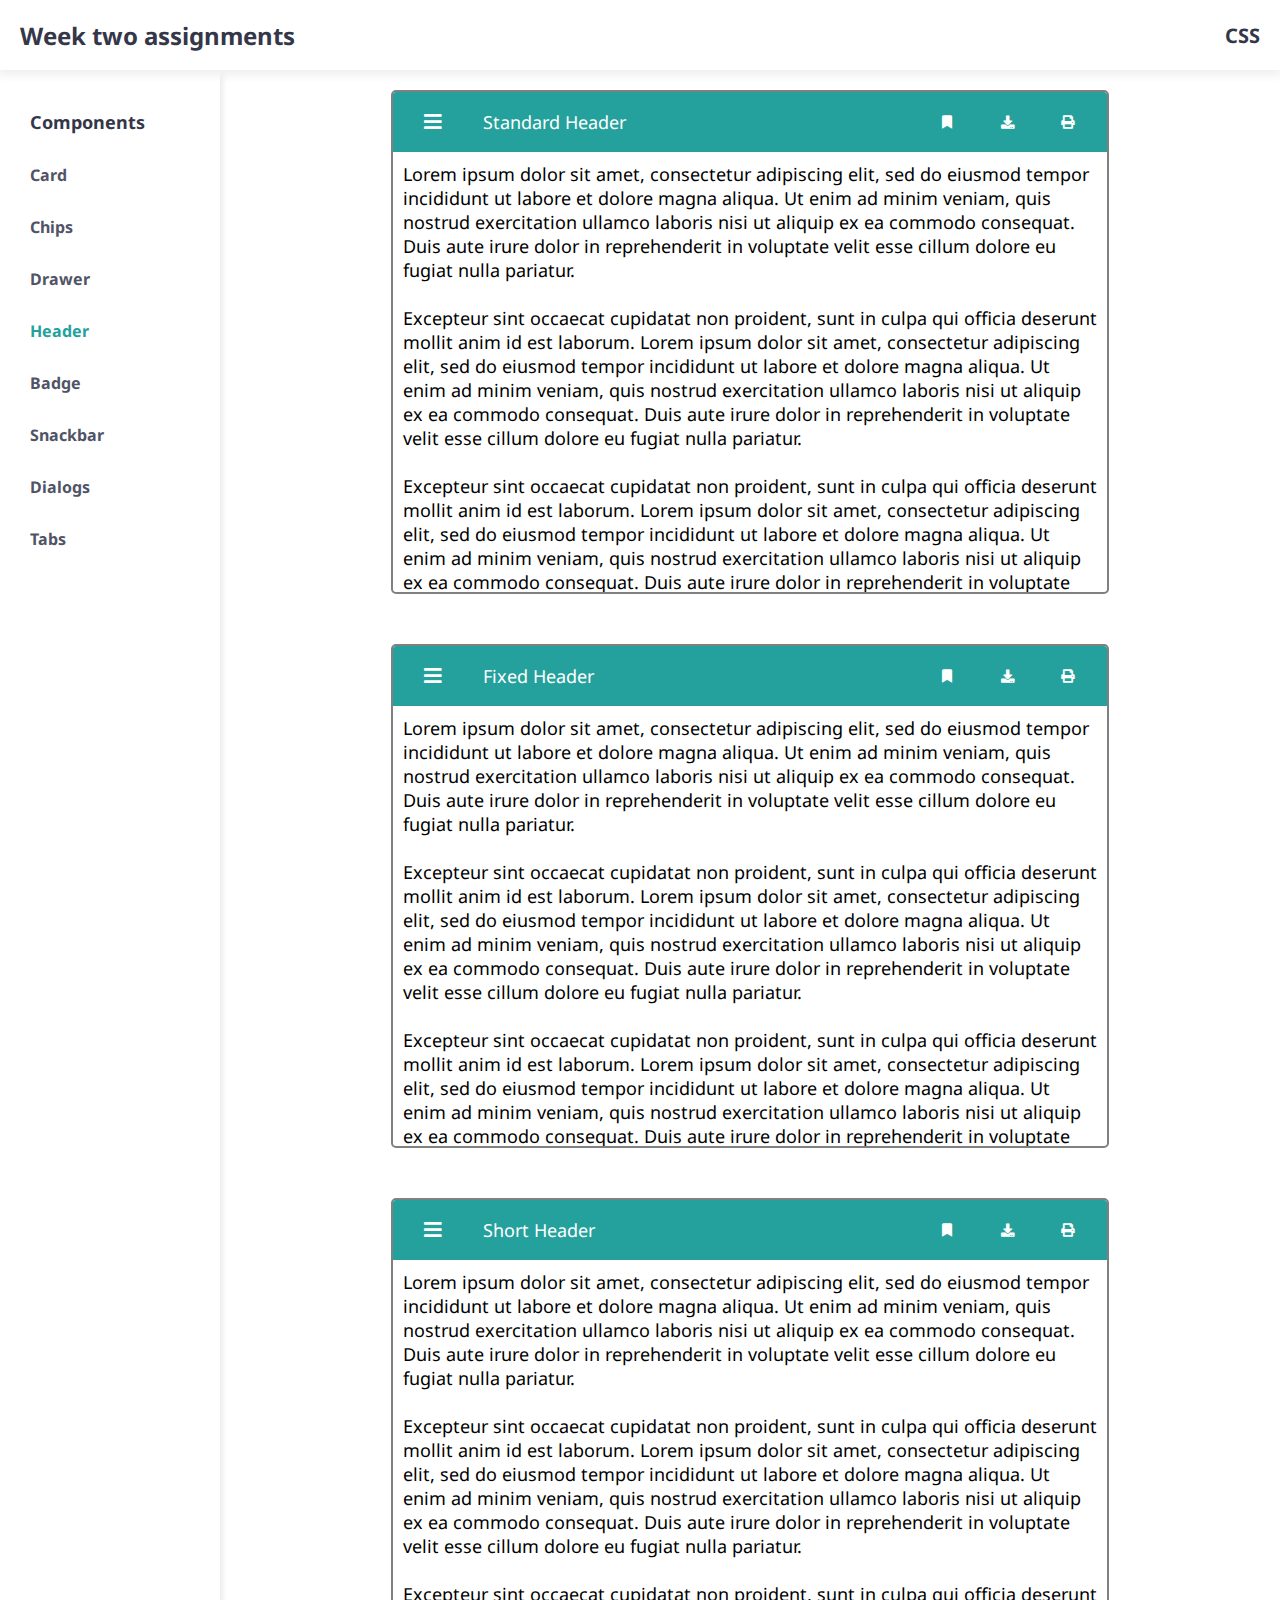
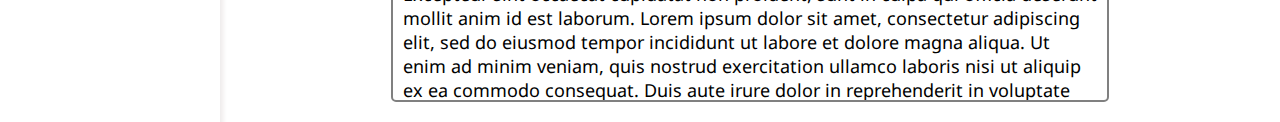
<file: components/header/header.html>
<!DOCTYPE html>
<html lang="en">
  <head>
    <meta charset="UTF-8" />
    <meta http-equiv="X-UA-Compatible" content="IE=edge" />
    <meta name="viewport" content="width=device-width, initial-scale=1.0" />
    <title>CSS assignments</title>
    <link rel="stylesheet" href="../../global_style.css" />
    <link rel="stylesheet" href="style.css" />
    <link
      rel="stylesheet"
      href="https://cdnjs.cloudflare.com/ajax/libs/font-awesome/5.15.4/css/all.min.css"
      integrity="sha512-1ycn6IcaQQ40/MKBW2W4Rhis/DbILU74C1vSrLJxCq57o941Ym01SwNsOMqvEBFlcgUa6xLiPY/NS5R+E6ztJQ=="
      crossorigin="anonymous"
      referrerpolicy="no-referrer"
    />
  </head>
  <body>
    <div class="grid-wrapper">
      <header class="center-content-vertical">
        <a class="header-title" href="../../index.html">
          Week two assignments</a
        >
        <p class="header-topic">CSS</p>
      </header>
      <aside>
        <nav>
          <ul>
            <li>
              <p class="sidebar-title">Components</p>
            </li>
            <li>
              <a href="../card/card.html" rel="noopener noreferrer">Card</a>
            </li>
            <li>
              <a href="../chips/chips.html" rel="noopener noreferrer">Chips</a>
            </li>
            <li>
              <a href="../drawer/drawer.html" rel="noopener noreferrer"
                >Drawer</a
              >
            </li>
            <li>
              <a class="active-link">Header</a>
            </li>
            <li>
              <a href="../badge/badge.html" rel="noopener noreferrer">Badge</a>
            </li>
            <li>
              <a href="../snackbar/snackbar.html" rel="noopener noreferrer"
                >Snackbar</a
              >
            </li>
            <li>
              <a href="../dialogs/dialogs.html" rel="noopener noreferrer"
                >Dialogs</a
              >
            </li>
            <li>
              <a href="../tabs/tabs.html" rel="noopener noreferrer">Tabs</a>
            </li>
          </ul>
        </nav>
      </aside>
      <main>
        <!-- Standard Header -->
        <div class="standard-content">
          <header class="content-header">
            <div id="btn-modal-menu" class="menu-icon-container">
              <i class="fas fa-bars fa-2x dr-item-white"></i>
            </div>
            <h1 class="header-title-dr">Standard Header</h1>
            <div class="header-icon-container">
              <div id="btn-modal-menu" class="menu-icon-container">
                <i class="fas fa-bookmark fa-lg dr-item-white"></i>
              </div>
              <div id="btn-modal-menu" class="menu-icon-container">
                <i class="fas fa-download fa-lg dr-item-white"></i>
              </div>
              <div id="btn-modal-menu" class="menu-icon-container">
                <i class="fas fa-print fa-lg dr-item-white"></i>
              </div>
            </div>
          </header>
          <p class="content">
            Lorem ipsum dolor sit amet, consectetur adipiscing elit, sed do
            eiusmod tempor incididunt ut labore et dolore magna aliqua. Ut enim
            ad minim veniam, quis nostrud exercitation ullamco laboris nisi ut
            aliquip ex ea commodo consequat. Duis aute irure dolor in
            reprehenderit in voluptate velit esse cillum dolore eu fugiat nulla
            pariatur.
            <br />
            <br />
            Excepteur sint occaecat cupidatat non proident, sunt in culpa qui
            officia deserunt mollit anim id est laborum. Lorem ipsum dolor sit
            amet, consectetur adipiscing elit, sed do eiusmod tempor incididunt
            ut labore et dolore magna aliqua. Ut enim ad minim veniam, quis
            nostrud exercitation ullamco laboris nisi ut aliquip ex ea commodo
            consequat. Duis aute irure dolor in reprehenderit in voluptate velit
            esse cillum dolore eu fugiat nulla pariatur.
            <br />
            <br />
            Excepteur sint occaecat cupidatat non proident, sunt in culpa qui
            officia deserunt mollit anim id est laborum. Lorem ipsum dolor sit
            amet, consectetur adipiscing elit, sed do eiusmod tempor incididunt
            ut labore et dolore magna aliqua. Ut enim ad minim veniam, quis
            nostrud exercitation ullamco laboris nisi ut aliquip ex ea commodo
            consequat. Duis aute irure dolor in reprehenderit in voluptate velit
            esse cillum dolore eu fugiat nulla pariatur.
            <br />
            <br />
            Excepteur sint occaecat cupidatat non proident, sunt in culpa qui
            officia deserunt mollit anim id est laborum. Lorem ipsum dolor sit
            amet, consectetur adipiscing elit, sed do eiusmod tempor incididunt
            ut labore et dolore magna aliqua. Ut enim ad minim veniam, quis
            nostrud exercitation ullamco laboris nisi ut aliquip
            <br />
            <br />
            ex ea commodo consequat. Duis aute irure dolor in reprehenderit in
            voluptate velit esse cillum dolore eu fugiat nulla pariatur.
            Excepteur sint occaecat cupidatat non proident, sunt in culpa qui
            officia deserunt mollit anim id est laborum.
          </p>
        </div>

        <!-- Fixed Header -->
        <div class="standard-content mg-top-5x">
          <header class="content-header header-fixed">
            <div id="btn-modal-menu" class="menu-icon-container">
              <i class="fas fa-bars fa-2x dr-item-white"></i>
            </div>
            <h1 class="header-title-dr">Fixed Header</h1>
            <div class="header-icon-container">
              <div id="btn-modal-menu" class="menu-icon-container">
                <i class="fas fa-bookmark fa-lg dr-item-white"></i>
              </div>
              <div id="btn-modal-menu" class="menu-icon-container">
                <i class="fas fa-download fa-lg dr-item-white"></i>
              </div>
              <div id="btn-modal-menu" class="menu-icon-container">
                <i class="fas fa-print fa-lg dr-item-white"></i>
              </div>
            </div>
          </header>
          <p class="content">
            Lorem ipsum dolor sit amet, consectetur adipiscing elit, sed do
            eiusmod tempor incididunt ut labore et dolore magna aliqua. Ut enim
            ad minim veniam, quis nostrud exercitation ullamco laboris nisi ut
            aliquip ex ea commodo consequat. Duis aute irure dolor in
            reprehenderit in voluptate velit esse cillum dolore eu fugiat nulla
            pariatur.
            <br />
            <br />
            Excepteur sint occaecat cupidatat non proident, sunt in culpa qui
            officia deserunt mollit anim id est laborum. Lorem ipsum dolor sit
            amet, consectetur adipiscing elit, sed do eiusmod tempor incididunt
            ut labore et dolore magna aliqua. Ut enim ad minim veniam, quis
            nostrud exercitation ullamco laboris nisi ut aliquip ex ea commodo
            consequat. Duis aute irure dolor in reprehenderit in voluptate velit
            esse cillum dolore eu fugiat nulla pariatur.
            <br />
            <br />
            Excepteur sint occaecat cupidatat non proident, sunt in culpa qui
            officia deserunt mollit anim id est laborum. Lorem ipsum dolor sit
            amet, consectetur adipiscing elit, sed do eiusmod tempor incididunt
            ut labore et dolore magna aliqua. Ut enim ad minim veniam, quis
            nostrud exercitation ullamco laboris nisi ut aliquip ex ea commodo
            consequat. Duis aute irure dolor in reprehenderit in voluptate velit
            esse cillum dolore eu fugiat nulla pariatur.
            <br />
            <br />
            Excepteur sint occaecat cupidatat non proident, sunt in culpa qui
            officia deserunt mollit anim id est laborum. Lorem ipsum dolor sit
            amet, consectetur adipiscing elit, sed do eiusmod tempor incididunt
            ut labore et dolore magna aliqua. Ut enim ad minim veniam, quis
            nostrud exercitation ullamco laboris nisi ut aliquip
            <br />
            <br />
            ex ea commodo consequat. Duis aute irure dolor in reprehenderit in
            voluptate velit esse cillum dolore eu fugiat nulla pariatur.
            Excepteur sint occaecat cupidatat non proident, sunt in culpa qui
            officia deserunt mollit anim id est laborum.
          </p>
        </div>

        <!-- Short Header -->
        <div id="short-header-container" class="standard-content mg-top-5x">
          <header id="short-header" class="content-header header-fixed">
            <div id="btn-modal-menu" class="menu-icon-container">
              <i class="fas fa-bars fa-2x dr-item-white"></i>
            </div>
            <h1 id="short-hr-title" class="header-title-dr">Short Header</h1>
            <div class="header-icon-container">
              <div id="btn-modal-menu" class="menu-icon-container">
                <i class="fas fa-bookmark fa-lg dr-item-white"></i>
              </div>
              <div id="btn-modal-menu" class="menu-icon-container">
                <i class="fas fa-download fa-lg dr-item-white"></i>
              </div>
              <div id="btn-modal-menu" class="menu-icon-container">
                <i class="fas fa-print fa-lg dr-item-white"></i>
              </div>
            </div>
          </header>
          <p class="content">
            Lorem ipsum dolor sit amet, consectetur adipiscing elit, sed do
            eiusmod tempor incididunt ut labore et dolore magna aliqua. Ut enim
            ad minim veniam, quis nostrud exercitation ullamco laboris nisi ut
            aliquip ex ea commodo consequat. Duis aute irure dolor in
            reprehenderit in voluptate velit esse cillum dolore eu fugiat nulla
            pariatur.
            <br />
            <br />
            Excepteur sint occaecat cupidatat non proident, sunt in culpa qui
            officia deserunt mollit anim id est laborum. Lorem ipsum dolor sit
            amet, consectetur adipiscing elit, sed do eiusmod tempor incididunt
            ut labore et dolore magna aliqua. Ut enim ad minim veniam, quis
            nostrud exercitation ullamco laboris nisi ut aliquip ex ea commodo
            consequat. Duis aute irure dolor in reprehenderit in voluptate velit
            esse cillum dolore eu fugiat nulla pariatur.
            <br />
            <br />
            Excepteur sint occaecat cupidatat non proident, sunt in culpa qui
            officia deserunt mollit anim id est laborum. Lorem ipsum dolor sit
            amet, consectetur adipiscing elit, sed do eiusmod tempor incididunt
            ut labore et dolore magna aliqua. Ut enim ad minim veniam, quis
            nostrud exercitation ullamco laboris nisi ut aliquip ex ea commodo
            consequat. Duis aute irure dolor in reprehenderit in voluptate velit
            esse cillum dolore eu fugiat nulla pariatur.
            <br />
            <br />
            Excepteur sint occaecat cupidatat non proident, sunt in culpa qui
            officia deserunt mollit anim id est laborum. Lorem ipsum dolor sit
            amet, consectetur adipiscing elit, sed do eiusmod tempor incididunt
            ut labore et dolore magna aliqua. Ut enim ad minim veniam, quis
            nostrud exercitation ullamco laboris nisi ut aliquip
            <br />
            <br />
            ex ea commodo consequat. Duis aute irure dolor in reprehenderit in
            voluptate velit esse cillum dolore eu fugiat nulla pariatur.
            Excepteur sint occaecat cupidatat non proident, sunt in culpa qui
            officia deserunt mollit anim id est laborum.
          </p>
        </div>
      </main>
    </div>
    <script src="header.js"></script>
  </body>
</html>
</file>
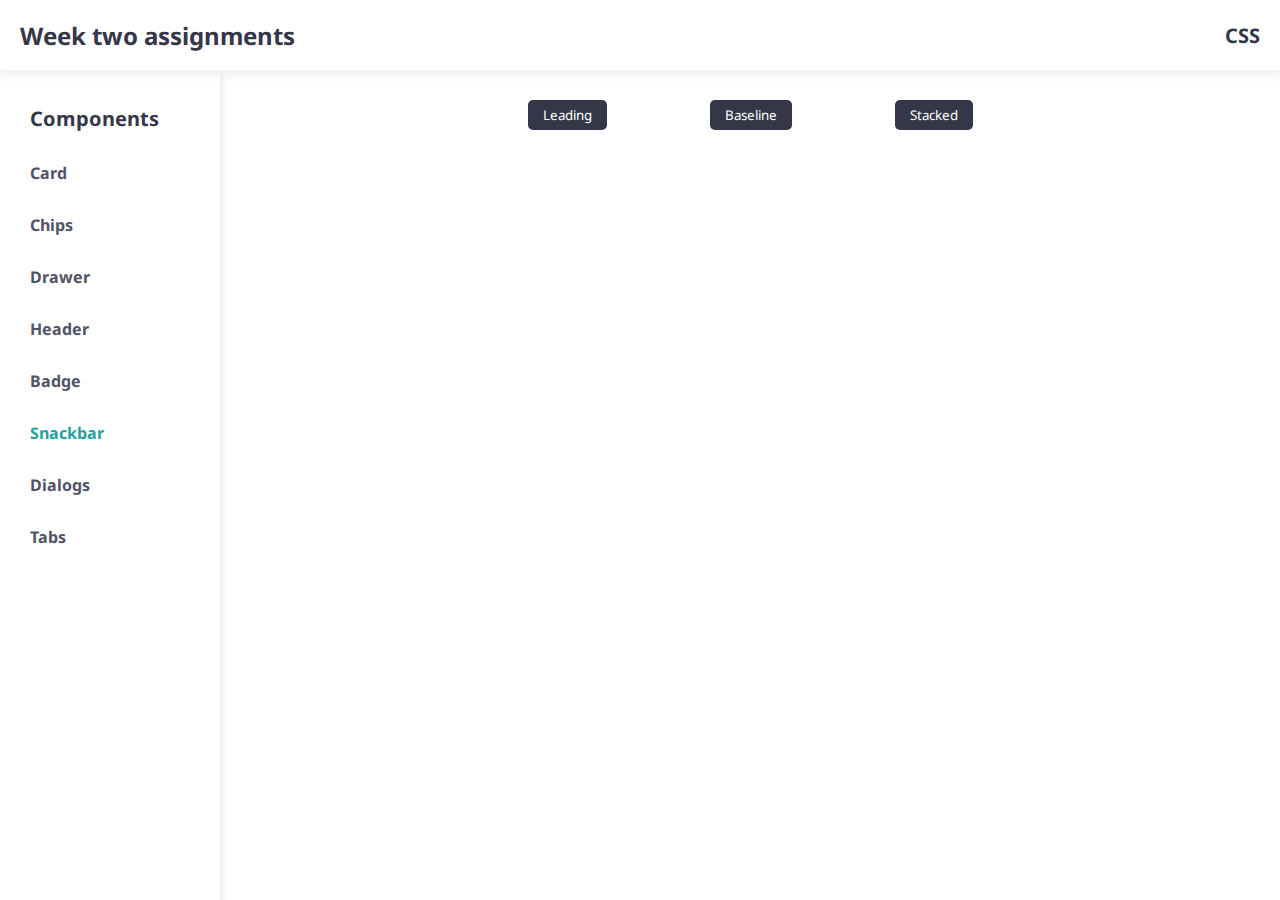
<file: components/snackbar/snackbar.html>
<!DOCTYPE html>
<html lang="en">
  <head>
    <meta charset="UTF-8" />
    <meta http-equiv="X-UA-Compatible" content="IE=edge" />
    <meta name="viewport" content="width=device-width, initial-scale=1.0" />
    <title>CSS assignments</title>
    <link rel="stylesheet" href="../../global_style.css" />
    <link rel="stylesheet" href="style.css" />
    <link
      rel="stylesheet"
      href="https://cdnjs.cloudflare.com/ajax/libs/font-awesome/5.15.4/css/all.min.css"
      integrity="sha512-1ycn6IcaQQ40/MKBW2W4Rhis/DbILU74C1vSrLJxCq57o941Ym01SwNsOMqvEBFlcgUa6xLiPY/NS5R+E6ztJQ=="
      crossorigin="anonymous"
      referrerpolicy="no-referrer"
    />
  </head>
  <body>
    <div class="grid-wrapper">
      <header class="center-content-vertical">
        <a class="header-title" href="../../index.html">
          Week two assignments</a
        >
        <p class="header-topic">CSS</p>
      </header>
      <aside>
        <nav>
          <ul>
            <li>
              <p class="sidebar-title">Components</p>
            </li>
            <li>
              <a href="../card/card.html" rel="noopener noreferrer">Card</a>
            </li>
            <li>
              <a href="../chips/chips.html" rel="noopener noreferrer">Chips</a>
            </li>
            <li>
              <a href="../drawer/drawer.html" rel="noopener noreferrer"
                >Drawer</a
              >
            </li>
            <li>
              <a href="../header/header.html" rel="noopener noreferrer"
                >Header</a
              >
            </li>
            <li>
              <a href="../badge/badge.html" rel="noopener noreferrer">Badge</a>
            </li>
            <li>
              <a class="active-link">Snackbar</a>
            </li>
            <li>
              <a href="../dialogs/dialogs.html" rel="noopener noreferrer"
                >Dialogs</a
              >
            </li>
            <li>
              <a href="../tabs/tabs.html" rel="noopener noreferrer">Tabs</a>
            </li>
          </ul>
        </nav>
      </aside>
      <main>
        <div class="demo-btn-container">
          <button id="btn-leading" class="btn-sm">Leading</button>
          <button id="btn-baseline" class="btn-sm">Baseline</button>
          <button id="btn-stacked" class="btn-sm">Stacked</button>
        </div>
        <div id="snackbar" class="snackbar">
          <p id="snackbar-msg" class="snackbar-msg">
            Can't send photo. Retry in 5 seconds.
          </p>
          <button class="snackbar-action-btn">RETRY</button>
          <span id="sb-close-btn" class="snackbar-close-btn">X</span>
        </div>
      </main>
    </div>
    <script src="snackbar.js"></script>
  </body>
</html>
</file>
<file: global_style.css>
/* import */
@import url("https://fonts.googleapis.com/css2?family=Noto+Sans&display=swap");

/* Generic */

* {
  font-family: "Noto Sans", sans-serif;
  margin: 0;
  padding: 0;
  cursor: default;
}

html {
  font-size: 62.5%;
}

:root {
  --primary-text-color: #353749;
  --secondary-text-color: white;
  --highlight-text-color: #24a19c;
  --dark-text-color: #1c1d25;
  --light-text-color: #515366;
  --primary-bg-color: rgb(255, 255, 255);
}

/* Container */

.grid-wrapper {
  display: grid;
  grid-template-columns: 220px 1fr;
  grid-template-rows: 70px 1fr;
  height: 100vh;
}

aside {
  width: 220px;
  padding-top: 2rem;
  box-shadow: 1px 5px 5px 2px rgb(238, 235, 235);
}

main {
  padding: 2rem;
  display: flex;
  align-items: center;
  flex-direction: column;
}

/* Elements */

header {
  grid-column: 1 / 3;
  grid-row: 1 / 2;
  font-weight: bold;
  box-shadow: 0px 2px 10px 2px rgb(238, 235, 235);
  padding: 1rem 2rem;
}

li {
  font-size: 1.6rem;
  padding: 1.5rem;
  padding-left: 3rem;
}

.img-flexbox {
  width: 150px;
  height: 164px;
  margin-top: 5rem;
}

.btn-start {
  padding: 1rem 2rem;
  border: 2px solid var(--primary-text-color);
  background-color: white;
  border-radius: 5px;
  margin-top: 5rem;
  font-weight: bold;
  color: var(--dark-text-color);
  font-size: 1.2rem;
}

.btn-start:hover {
  background-color: var(--highlight-text-color);
  color: var(--secondary-text-color);
}

/* Typography */

.header-title {
  font-size: 2.4rem;
  color: var(--primary-text-color);
}

.topic-title {
  margin-top: 5rem;
}

.header-topic {
  margin-left: auto;
  font-size: 2rem;
  color: var(--primary-text-color);
}

.sidebar-title {
  font-weight: bold;
  font-size: 2rem;
  color: var(--primary-text-color);
}

/* links */

a {
  color: var(--light-text-color);
  font-weight: bold;
  text-decoration: none;
  cursor: default;
}

a:hover {
  color: var(--highlight-text-color);
}

.active-link {
  color: var(--highlight-text-color);
}

/* Utils */

.center-content {
  display: flex;
  justify-content: center;
  align-items: center;
}

.center-content-vertical {
  display: flex;
  align-items: center;
}

.center-content-horizontal {
  display: flex;
  justify-content: center;
}

.mg-top-2x {
  margin-top: 2rem;
}
.mg-top-5x {
  margin-top: 5rem;
}
.mg-top-7x {
  margin-top: 7rem;
}

.btn-sm {
  background-color: var(--primary-text-color);
  color: var(--secondary-text-color);
  border: 0;
  padding: 0.6rem 1.5rem;
  border-radius: 5px;
}
</file>
<file: components/badge/style.css>
/* Generic */
:root {
  --primary-badge-bg-color: #0ea5e9;
  --warning-badge-bg-color: #f97316;
  --danger-badge-bg-color: #ef4444;
}

/* Container */

.container {
  width: 50rem;
  background-color: rgb(248, 246, 246);
  border-radius: 5px;
  margin-top: 10rem;
  padding: 3rem;
  margin-left: -20rem;
  border: 2px solid gray;
}

/* Elements */
/* Badge */

.badge-container {
  position: relative;
}

.badge {
  display: inline-block;
  background-color: var(--primary-badge-bg-color);
  width: 2rem;
  height: 2rem;
  line-height: 2rem;
  text-align: center;
  border-radius: 50%;
  padding: 2px;
  color: var(--secondary-text-color);
  position: absolute;
  top: -1.4rem;
  right: -1.6rem;
  font-size: 1.3rem;
}

.bd-sm {
  font-size: 1.3rem;
  font-weight: normal;
}

.bd-lg {
  font-size: 2rem;
  font-weight: bold;
}

.bd-warning {
  background-color: var(--warning-badge-bg-color);
}

.bd-danger {
  background-color: var(--danger-badge-bg-color);
}

.bd-left {
  right: 0;
  left: -1.5rem;
}

.bd-hide {
  display: none;
}

/* Button */

/* Typography */

.plain-text {
  font-size: 1.7rem;
  width: fit-content;
}
</file>
<file: components/card/style.css>
/* Generic */
:root {
  --primary-btn-color: #1572a1;
  --primary-btn-bg-color: white;
  --secondary-btn-bg-color: rgb(224, 221, 221);
}

button {
  border: none;
  background-color: var(--primary-btn-bg-color);
  padding: 5px 10px;
}

/**** Basic card styles ****/

/* Container */
.card-wrapper {
  display: flex;
  flex-direction: row;
  flex-wrap: wrap;
}

.card {
  box-shadow: 1px 2px 5px 2px rgb(201, 199, 199);
  width: 32rem;
  border-radius: 5px;
  margin: 1rem;
  height: fit-content;
}

.card-content {
  padding: 1.5rem;
  position: relative;
}

.card-btn-container {
  padding: 1rem;
  display: flex;
  flex-direction: row;
}

.btn-secondary-container {
  flex-grow: 1;
  display: flex;
  justify-content: space-around;
  align-items: center;
}

/* element */

img {
  border-top-right-radius: 5px;
  border-top-left-radius: 5px;
  width: 32rem;
  height: 20rem;
}

/* typography */

.card-title {
  font-size: 2rem;
  color: var(--dark-text-color);
}

.card-sub-title {
  font-size: 1.5rem;
  color: var(--light-text-color);
}

.card-description {
  font-size: 1.3rem;
  font-weight: normal;
  color: var(--light-text-color);
  margin-top: 2rem;
}

/* buttons */

.card-btn-primary {
  color: var(--primary-btn-color);
}

.card-btn-secondary {
  padding: 1rem;
  border-radius: 50%;
  width: 1rem;
  height: 1rem;
}

/* utils */

.base-text-style {
  font-weight: bold;
}

.mg-left-2 {
  margin-left: 1rem;
}

.hover-effect:hover {
  background-color: var(--secondary-btn-bg-color);
}

/**** Basic card w/ Text over Media  ****/

/* Container */

.title-over-img {
  position: absolute;
  top: -6rem;
  color: var(--secondary-text-color);
}
.sub-title-over-img {
  position: absolute;
  top: -3rem;
  color: var(--secondary-text-color);
}

/**** Basic card w/ header ****/

/* Container */

.card-w-header {
  position: relative;
}

.card-content-header {
  padding: 1.5rem;
  position: static;
}

/* Typography */

.title-header {
  position: absolute;
  top: 1rem;
  color: var(--primary-text-color);
}
.sub-title-header {
  position: absolute;
  top: 4rem;
  color: var(--primary-text-color);
}

/* Utils */

.no-border-radius {
  border-radius: 0;
}

/**** Basic card w/ only buttons ****/

/* Utils */
.hide-content {
  visibility: hidden;
}

/***** Horizontal Image and text card  *****/

/* Container */

.card-hz {
  display: flex;
  min-height: 15rem;
  position: relative;
}

.card-img-hz {
  width: 11.5rem;
  height: 10rem;
}

.card-btn-container-hz {
  position: absolute;
  bottom: 0;
  left: 0;
  right: 0;
}

.card-content-hz {
  padding-bottom: 5rem;
}

/* Typography */

/* Utils */
.hide-container {
  display: none;
}
</file>
<file: components/chips/style.css>
/* Generic */
:root {
  --primary-bg-color: rgb(230, 227, 227);
  --secondary-bg-color: rgb(243, 242, 242);
  --primary-hover-color: rgb(214, 211, 211);
  --secondary-hover-color: rgb(189, 185, 185);
  --icon-bg-color: rgb(158, 156, 156);
  --icon-hover-color: rgb(133, 130, 130);
}

/* Container */

.chips-container {
  min-height: 20rem;
  width: 50rem;
  background-color: white;
  border-radius: 5px;
  margin-top: 10rem;
  padding: 2rem;
}

.chips-wrapper {
  background-color: var(--secondary-bg-color);
  margin: 2rem 0;
  /* min-height: 5rem; */
  border-radius: 5px;
  display: flex;
  justify-content: flex-start;
  align-items: center;
  padding: 1rem 2rem;
  flex-wrap: wrap;
}

.chip {
  background-color: var(--primary-bg-color);
  padding: 0.5rem 1rem;
  border-radius: 2rem;
  margin: 5px;
}

.chip:hover {
  background-color: var(--primary-hover-color);
}

/* elements */

input,
input:focus {
  border: 0;
  outline: none;
  background-color: var(--secondary-bg-color);
  cursor: text;
  margin: 1rem;
}

.light-icon {
  color: var(--icon-bg-color);
}

.light-icon:hover {
  color: var(--icon-hover-color);
}

/* Typography */
.chips-title {
  font-size: 1.5rem;
  color: var(--light-text-color);
}

.chips-word {
  display: inline-block;
  margin-right: 8px;
  font-size: 1.1rem;
  font-weight: bold;
  color: var(--light-text-color);
}

/* Utils */

.shadow {
  box-shadow: 1px 2px 5px 2px rgba(175, 174, 174, 0.5);
}
</file>
<file: components/dialogs/style.css>
/* Generic */

.btn-sm {
  margin: 1rem 5rem;
}

/* Container */

.dialog-container {
  position: absolute;
  top: 0;
  bottom: 0;
  left: 0;
  right: 0;
  background-color: rgba(44, 43, 43, 0.5);
  display: flex;
  justify-content: center;
  align-items: center;
  /* visibility: hidden; */
}

/* Element */
.dialog {
  background-color: var(--primary-bg-color);
  padding: 2rem 2rem;
  border-radius: 5px;
  box-shadow: 2px 2px 5px 1px rgb(107, 106, 106);
  width: 30rem;
  min-height: 10rem;
  display: flex;
  flex-direction: column;
}

.dialog-msg {
  font-size: 1.8rem;
  color: var(--light-text-color);
}

.dialog-btn-container {
  margin: auto 0 0 auto;
}

.dialog-btn {
  background-color: transparent;
  border: 0;
  font-size: 1.5rem;
  font-weight: bold;
  color: var(--highlight-text-color);
  padding: 1rem 1.2rem;
  border-radius: 5px;
}

.dialog-btn:hover {
  background-color: var(--primary-text-color);
}

.show-dialog {
  visibility: visible;
}

.hide-dialog {
  visibility: hidden;
}

.icon-container {
  background-color: rgb(187, 184, 184);
  width: 2rem;
  height: 2rem;
  border-radius: 50%;
  padding: 1rem;
  display: flex;
  justify-content: center;
  align-items: center;
}

.list-item {
  display: flex;
  align-items: center;
  margin-top: 3rem;
}

.list-item-title {
  margin-left: 2rem;
  font-size: 1.5rem;
  color: var(--light-text-color);
}

.radio-btn {
  width: 2rem;
  height: 2rem;
}

.pd-left-5x {
  padding-left: 3rem;
}

.wd-md {
  width: 25rem;
}

.font-bd {
  font-weight: 800;
}

.mg-top-2x {
  margin-top: 2rem;
}
</file>
<file: components/drawer/style.css>
/* Generic */

:root {
  --primary-header-color: #24a19c;
  --secondary-header-color: #24ada9;
}

/* Permanent Drawer */
/* Container */

.drawer-permanent {
  width: 100%;
  height: 55rem;
  border: 2px solid gray;
  border-radius: 5px;
  position: relative;
  display: flex;
}

.sidebar {
  padding-top: 0;
  box-shadow: none;
  width: 25rem;
  overflow: auto;
  background-color: var(--secondary-text-color);
}

.main-content {
  padding: 0;
  height: 100%;
  width: 50%;
  overflow: auto;
  flex-grow: 1;
}

.sidebar-header {
  box-shadow: none;
}

/* Element */

.drawer-item {
  display: flex;
  padding: 1rem 1rem;
  margin: 1rem;
  border-radius: 5px;
}

.drawer-item-title {
  margin-left: 2rem;
  font-size: 1.5rem;
  font-weight: bold;
}

.content-header {
  box-shadow: none;
  background-color: var(--primary-header-color);
  width: 100%;
  height: 6rem;
  padding: 0;
  display: flex;
  align-items: center;
}

/* Typography */

.header-title-dr {
  color: var(--secondary-text-color);
  padding: 1.5rem 3rem;
  font-size: 1.8rem;
  font-weight: normal;
}

.content {
  font-size: 1.8rem;
  padding: 1rem;
}

.sidebar-title {
  font-size: 1.8rem;
  margin-top: 5px;
}

.sidebar-sub-title {
  font-size: 1.5rem;
  color: var(--light-text-color);
  font-weight: normal;
}

/* Utils */

.dr-item-gray {
  color: rgb(90, 87, 87);
}

.dr-item-white {
  color: var(--secondary-text-color);
}

.solid-light {
  border-top: 1px solid rgb(232, 230, 230);
}

/* Dismissible Drawer */

/* Container */

.menu-icon-container {
  padding: 1rem;
  width: 2rem;
  height: 2rem;
  border-radius: 20px;
  margin-left: 2rem;
  display: flex;
  justify-content: center;
  align-items: center;
}

.menu-icon-container:hover {
  background-color: var(--secondary-header-color);
}

/* Utils */

.hide-sidebar {
  margin-left: -25rem;
  visibility: hidden;
}

.show-sidebar {
  margin-left: 0;
  visibility: visible;
}

/* Modal drawer */

.modal-menu {
  position: absolute;
  visibility: hidden;
  /* overflow: auto; */
}

.hide-modal-menu {
  margin-left: -25rem;
  visibility: hidden;
}

.show-modal-menu {
  margin-left: 0;
  top: 0;
  bottom: 0;
  left: 0;
  right: 0;
  background-color: rgba(44, 43, 43, 0.5);
  visibility: visible;
}

.modal-sidebar {
  position: absolute;
  top: 0;
  bottom: 0;
  left: 0;
  right: 0;
}
</file>
<file: components/header/style.css>
@import "../drawer/style.css";

/**** Standard Header ****/

/* Container */

.standard-content {
  border: 2px solid gray;
  border-radius: 5px;
  width: 70%;
  height: 50rem;
  overflow: auto;
  position: relative;
}

.header-icon-container {
  margin-left: auto;
  margin-right: 2rem;
  display: flex;
}

/**** Fixed Header ****/
/* Elements */

.header-fixed {
  position: sticky;
  top: 0;
}

/**** Short Header ****/

/* Elements */

.header-short {
  width: 25rem;
  border-end-end-radius: 2.5rem;
}

/* Typography */
.hide-title {
  display: none;
}
</file>
<file: components/snackbar/style.css>
/* Generic */
:root {
  --primary-color: #334155;
  --secondary-color: #f8fafc;
  --cta-color: #a78bfa;
  --primary-color-2x: #64748b;
}

/* Container */
.snackbar {
  background-color: var(--primary-color);
  width: 35rem;
  border-radius: 5px;
  display: flex;
  align-items: center;
  padding: 0.5rem 2rem;
  position: fixed;
  bottom: 2rem;
  flex-wrap: wrap;
  visibility: hidden;
}

.sb-leading {
  left: 2rem;
}

.sb-msg-stacked {
  width: 100%;
  margin-top: 1rem;
}

/* Elements */
.snackbar-action-btn {
  margin-left: auto;
  background-color: transparent;
  border: 0;
  font-weight: bold;
  color: var(--cta-color);
  padding: 0.8rem 1.8rem;
  border-radius: 5px;
}

.snackbar-action-btn:hover {
  background-color: var(--primary-color-2x);
}

.snackbar-close-btn {
  color: var(--secondary-color);
  font-size: 1.5rem;
  font-weight: bold;
  padding: 0.8rem;
  width: 2rem;
  height: 2rem;
  border-radius: 20px;
  display: flex;
  justify-content: center;
  align-items: center;
}

.snackbar-close-btn:hover {
  background-color: var(--primary-color-2x);
}

.hide-snackbar {
  visibility: hidden;
}

.show-snackbar {
  visibility: visible;
}

.btn-sm {
  margin: 1rem 5rem;
}

/* Typography */

.snackbar-msg {
  color: var(--secondary-color);
  font-size: 1.3rem;
}
</file>
